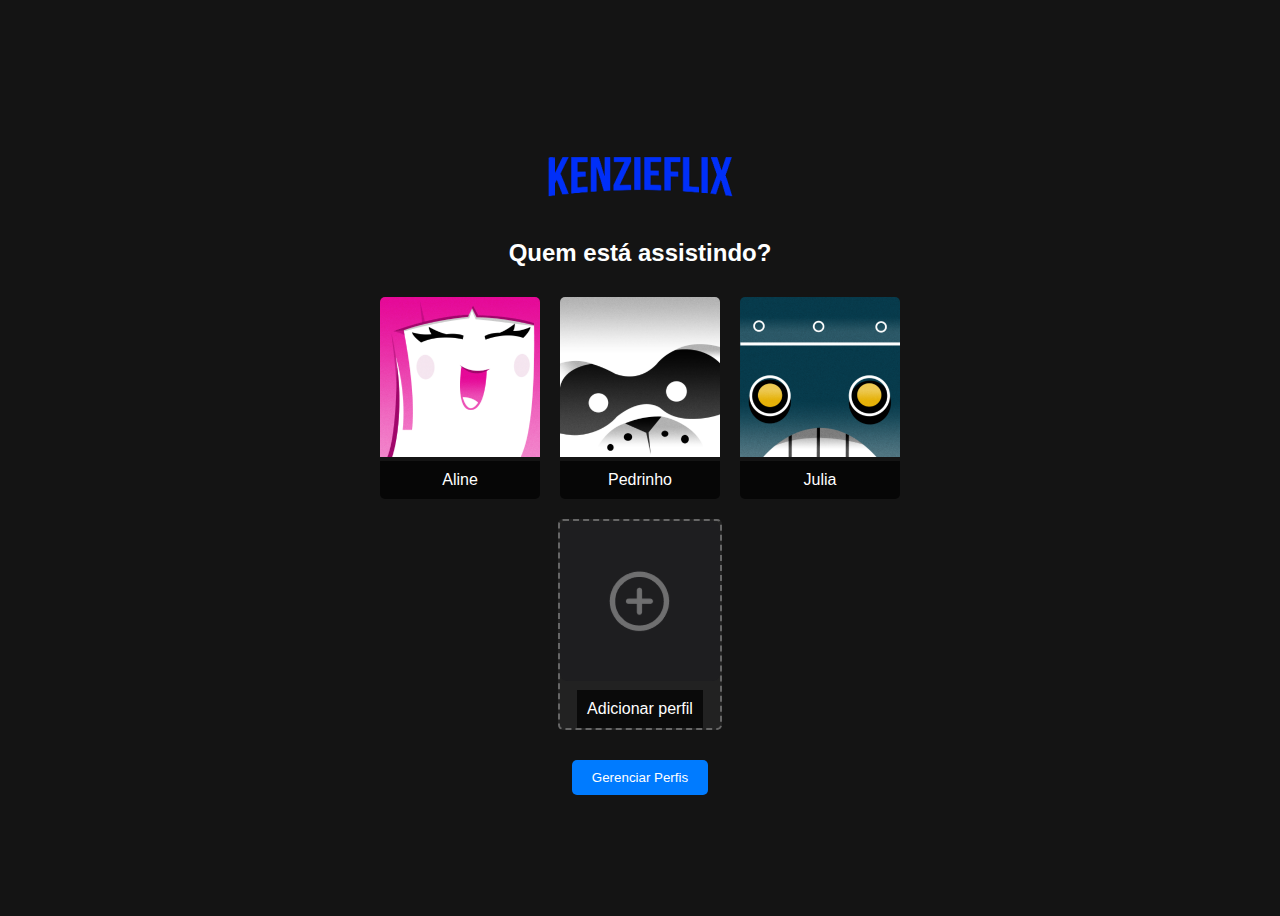
<file: CSS-Interface KenzieFlix/index.html>
<!DOCTYPE html>
<html lang="pt-br">
  <head>
    <meta charset="UTF-8" />
    <meta name="viewport" content="width=device-width, initial-scale=1.0" />
    <title>KenzieFlix</title>
    <link rel="stylesheet" href="style.css" />
  </head>
  <body>
    <div class="container">
      <h1><img src="./img/logo.png" alt="" /></h1>
      <h2>Quem está assistindo?</h2>
      <div class="user-profiles">
        <div class="user">
          <img src="./img/pink.png" alt="Aline" />
          <p>Aline</p>
        </div>
        <div class="user">
          <img src="./img/panda.png" alt="Pedrinho" />
          <p>Pedrinho</p>
        </div>
        <div class="user">
          <img src="./img/robot.png" alt="Julia" />
          <p>Julia</p>
        </div>
        <div class="user add-profile">
          <span><img src="./img/plus.png" alt="" /></span>
          <p>Adicionar perfil</p>
        </div>
      </div>
      <button class="manage-profiles">Gerenciar Perfis</button>
    </div>
  </body>
</html>
</file>
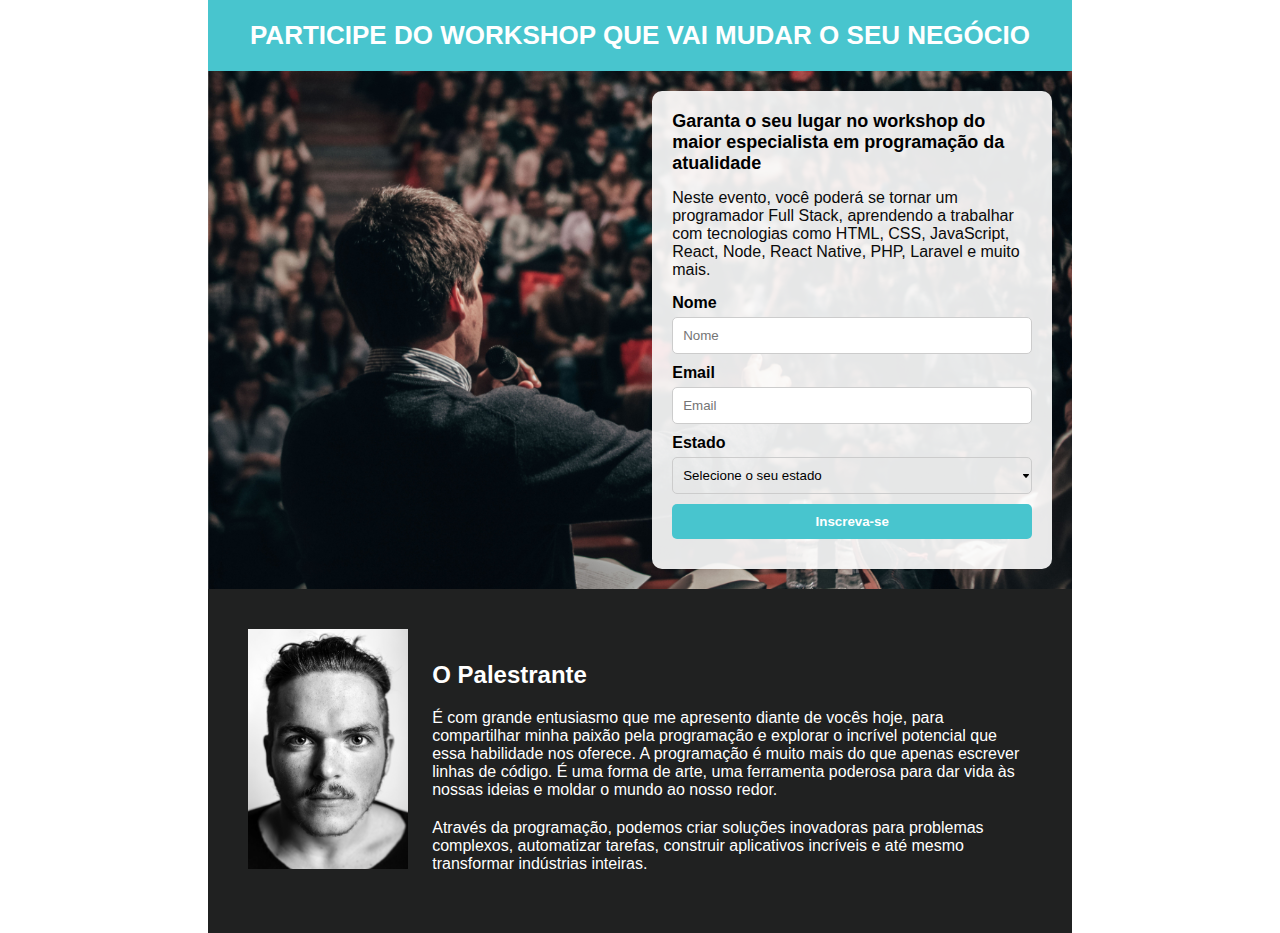
<file: Pagina De Captura/index.html>
<!DOCTYPE html>
<html lang="pt-br">
  <head>
    <meta charset="UTF-8" />
    <meta name="viewport" content="width=device-width, initial-scale=1.0" />
    <link rel="stylesheet" href="style.css" />
    <title>Workshop de Programação</title>
  </head>
  <body>
    <div class="container">
      <header>
        <h1 class="title">Participe do workshop que vai mudar o seu negócio</h1>
      </header>

      <section>
        <div class="form-container">
          <h2 class="mb">
            Garanta o seu lugar no workshop do maior especialista em programação
            da atualidade
          </h2>
          <p class="mb">
            Neste evento, você poderá se tornar um programador Full Stack,
            aprendendo a trabalhar com tecnologias como HTML, CSS, JavaScript,
            React, Node, React Native, PHP, Laravel e muito mais.
          </p>
          <form>
            <label for="name">Nome</label>
            <input type="text" id="name" placeholder="Nome" />
            <label for="email">Email</label>
            <input type="email" id="email" placeholder="Email" />
            <label for="place">Estado</label>
            <select id="place" name="place">
              <option value="">Selecione o seu estado</option>
              <option value="RJ">Rio de Janeiro</option>
              <option value="SP">São Paulo</option>
              <option value="MG">Minas Gerais</option>
            </select>
            <input type="submit" value="Inscreva-se" />
          </form>
        </div>
      </section>

      <footer>
        <img class="picture" src="images/images/face.jpg" alt="Palestrante" />
        <div class="description">
          <h3>O Palestrante</h3>
          <p>
            É com grande entusiasmo que me apresento diante de vocês hoje, para
            compartilhar minha paixão pela programação e explorar o incrível
            potencial que essa habilidade nos oferece. A programação é muito
            mais do que apenas escrever linhas de código. É uma forma de arte,
            uma ferramenta poderosa para dar vida às nossas ideias e moldar o
            mundo ao nosso redor.
          </p>
          <p>
            Através da programação, podemos criar soluções inovadoras para
            problemas complexos, automatizar tarefas, construir aplicativos
            incríveis e até mesmo transformar indústrias inteiras.
          </p>
        </div>
      </footer>
    </div>
  </body>
</html>
</file>
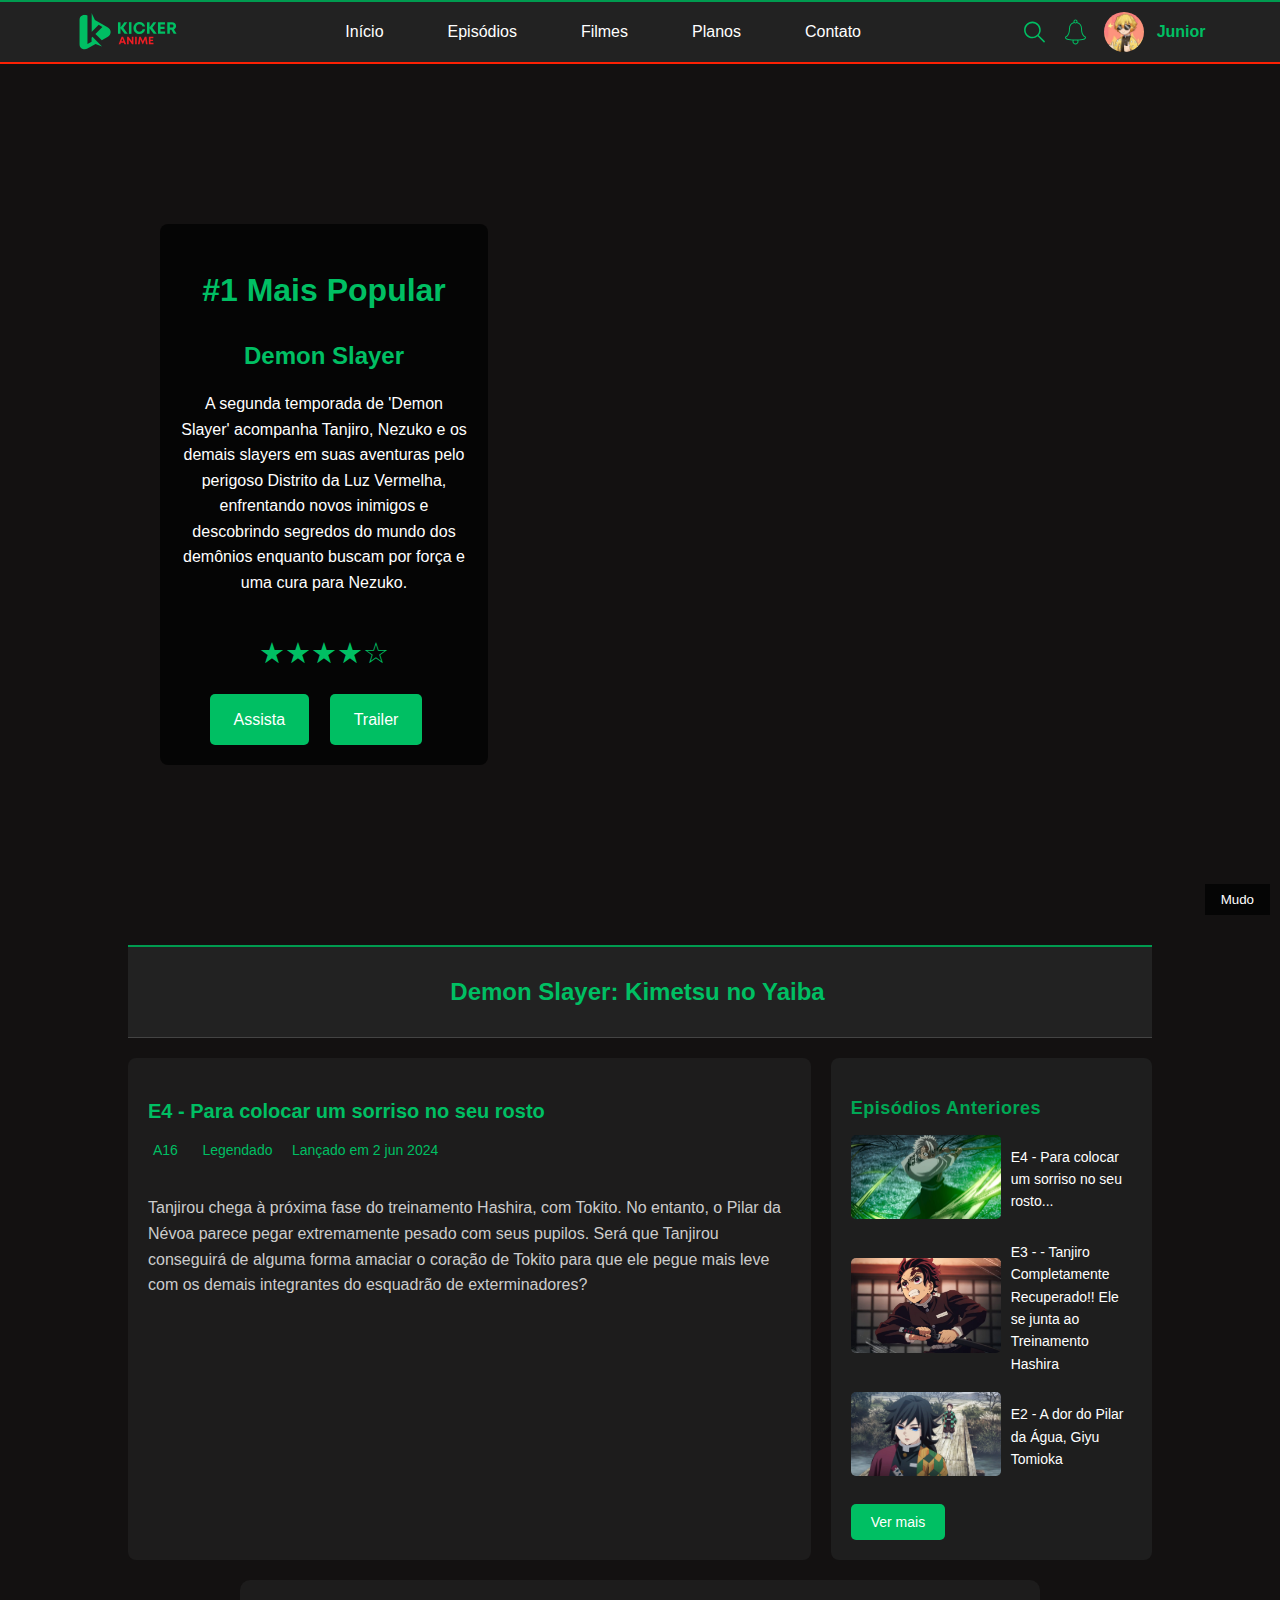
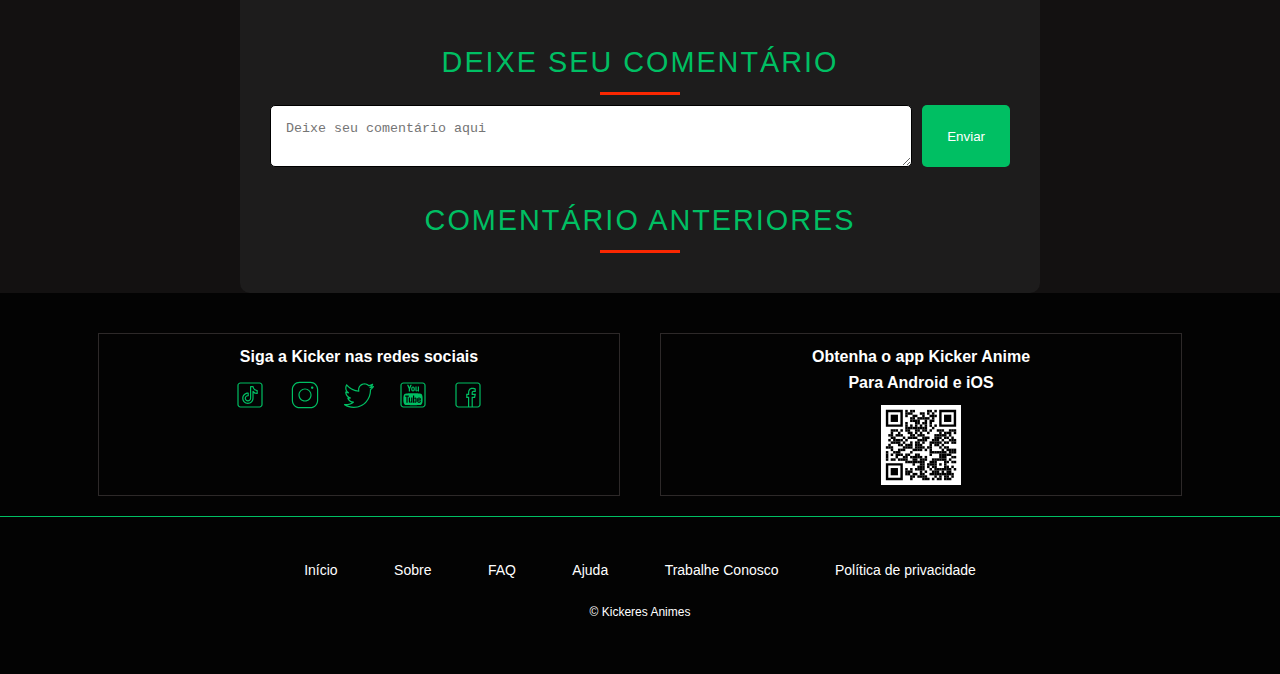
<file: 1 Desafio- Projeto Web/Streming/index.html>
<html lang="pt-BR">
  <head>
    <meta charset="UTF-8" />
    <meta name="viewport" content="width=device-width, initial-scale=1.0" />
    <title>Kicker Anime</title>
    <link rel="stylesheet" href="styles.css" />
  </head>
  <body>
    <header>
      <div class="logotipo"><img src="./img/Logo (3).svg" alt="" /></div>
      <nav>
        <ul>
          <li><a href="#">Início</a></li>
          <li><a href="#">Episódios</a></li>
          <li><a href="#">Filmes</a></li>
          <li><a href="#">Planos</a></li>
          <li><a href="#">Contato</a></li>
        </ul>
      </nav>

      <div class="perfil-usuario">
        <div class="opcoes-usuario">
          <a href="#"
            ><img id="lupa" src="./icons/icons8-pesquisar.svg" alt="Search"
          /></a>
          <a href="#"
            ><img
              id="notificacao"
              src="./icons/icons-lembrete.svg"
              alt="Notifications"
          /></a>
        </div>
        <img src="./img/Zenitsu.jpg" alt="Foto do Perfil" />
        <span id="nome-usuario">Junior</span>
      </div>
    </header>

    <main>
      <section class="banner">
        <video id="meuVideo" autoplay loop muted playsinline>
          <source src="" type="video/mp4" />
          Seu navegador não suporta o elemento de vídeo.
        </video>
        <div class="conteudo">
          <h1>#1 Mais Popular</h1>
          <h2>Demon Slayer</h2>
          <p>
            A segunda temporada de 'Demon Slayer' acompanha Tanjiro, Nezuko e os
            demais slayers em suas aventuras pelo perigoso Distrito da Luz
            Vermelha, enfrentando novos inimigos e descobrindo segredos do mundo
            dos demônios enquanto buscam por força e uma cura para Nezuko.
          </p>
          <div class="classificacao">
            <span>★★★★☆</span>
          </div>
          <div class="botoes">
            <a href="#" class="btn">Assista</a>
            <a href="#" class="btn">Trailer</a>
          </div>
        </div>
        <button id="btnAudio">Mudo</button>
      </section>

      <div class="pagina">
        <header class="cabecalho">
          <h1 class="titulo">Demon Slayer: Kimetsu no Yaiba</h1>
          <div class="avaliacao">
            <span class="nota"></span>
          </div>
        </header>
        <div class="principal">
          <main class="conteudo">
            <section class="episodio">
              <h2 class="episodio-titulo">
                E4 - Para colocar um sorriso no seu rosto
              </h2>
              <div class="episodio-info">
                <span class="classificacao">A16</span>
                <span class="legenda">Legendado</span>
                <span class="lancamento">Lançado em 2 jun 2024</span>
              </div>

              <p class="descricao">
                Tanjirou chega à próxima fase do treinamento Hashira, com
                Tokito. No entanto, o Pilar da Névoa parece pegar extremamente
                pesado com seus pupilos. Será que Tanjirou conseguirá de alguma
                forma amaciar o coração de Tokito para que ele pegue mais leve
                com os demais integrantes do esquadrão de exterminadores?
              </p>
            </section>
          </main>
          <aside class="lateral">
            <section class="episodios-anteriores">
              <h3>Episódios Anteriores</h3>
              <div class="episodio-anterior">
                <a href="#" class="link-episodio">
                  <img
                    src="./img/EP 4.jpg"
                    alt="E4 - Para colocar um sorriso no seu rosto..."
                    class="imagem-episodio"
                  />
                  <p class="titulo-episodio-anterior">
                    E4 - Para colocar um sorriso no seu rosto...
                  </p>
                </a>
                <a href="#" class="link-episodio">
                  <img
                    src="./img/EP 3.jpg"
                    alt="E3 - Tanjiro Completamente Recuperado!!"
                    class="imagem-episodio"
                  />
                  <p class="titulo-episodio-anterior">
                    E3 - - Tanjiro Completamente Recuperado!! Ele se junta ao
                    Treinamento Hashira
                  </p>
                </a>
                <a href="#" class="link-episodio">
                  <img
                    src="./img/E2.png"
                    alt="E2 - A dor do Pilar da Água, Giyu Tomioka"
                    class="imagem-episodio"
                  />
                  <p class="titulo-episodio-anterior">
                    E2 - A dor do Pilar da Água, Giyu Tomioka
                  </p>
                </a>
              </div>
              <button class="botao-ver-mais">Ver mais</button>
            </section>
          </aside>
        </div>
      </div>

      <section class="comentarios">
        <h3>Deixe seu comentário</h3>
        <div class="deixar-comentario">
          <textarea
            id="comentario"
            placeholder="Deixe seu comentário aqui"
          ></textarea>
          <button class="botao-enviar" onclick="adicionarComentario()">
            Enviar
          </button>
        </div>
        <h3>Comentário anteriores</h3>
        <div class="lista-comentarios" id="lista-comentarios">
          <!-- Os comentários serão inseridos aqui pelo JavaScript -->
        </div>
      </section>

      <footer>
        <div class="top-section">
          <div class="social-media">
            <p>Siga a Kicker nas redes sociais</p>
            <div class="icons">
              <a href="#"><img src="./icons/tik-tok.svg" alt="TikTok" /></a>
              <a href="#"
                ><img src="./icons/instagram.svg" alt="Instagram"
              /></a>
              <a href="#"><img src="./icons/twitter.svg" alt="Twitter" /></a>
              <a href="#"><img src="./icons/youtube.svg" alt="YouTube" /></a>
              <a href="#"><img src="./icons/facebook.svg" alt="Facebook" /></a>
            </div>
          </div>
          <div class="app-download">
            <p>Obtenha o app Kicker Anime</p>
            <p>Para Android e iOS</p>
            <div class="qr-code">
              <img src="./icons/QRCode.svg" alt="QR Code" />
            </div>
          </div>
        </div>
        <div class="bottom-section">
          <nav>
            <a href="#">Início</a>
            <a href="#">Sobre</a>
            <a href="#">FAQ</a>
            <a href="#">Ajuda</a>
            <a href="#">Trabalhe Conosco</a>
            <a href="#">Política de privacidade</a>
          </nav>
          <p class="copyright">© Kickeres Animes</p>
        </div>
      </footer>
    </main>
    <script src="script.js"></script>
  </body>
</html>
</file>
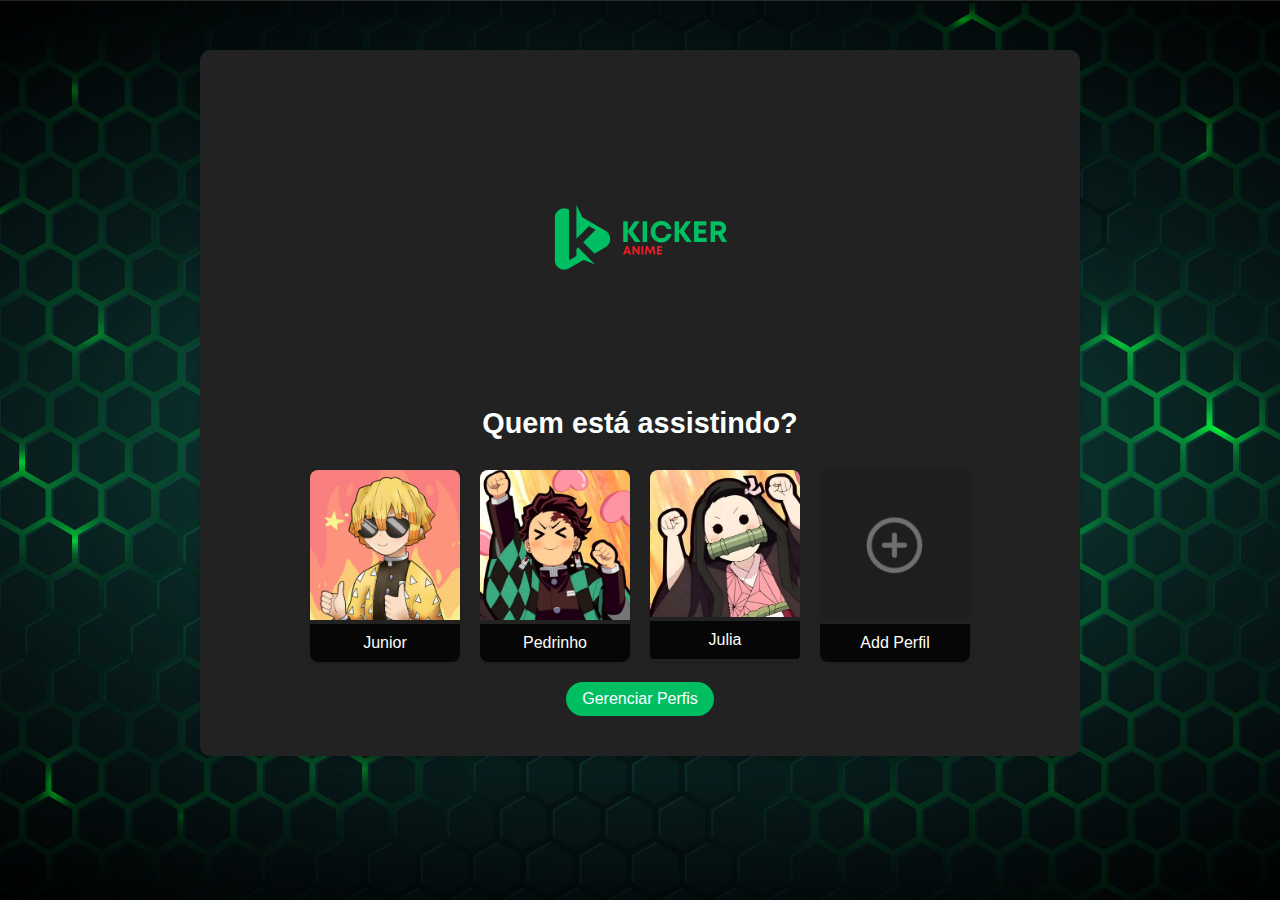
<file: Desafio_Projeto Web/Seleção de Usuarios/index.html>
<!DOCTYPE html>
<html lang="pt-br">
  <head>
    <meta charset="UTF-8" />
    <meta name="viewport" content="width=device-width, initial-scale=1.0" />
    <title>Kicker Animes</title>
    <link rel="icon" type="image/svg+xml" href="./img/favicon.svg.svg" />
    <link rel="stylesheet" href="style.css" />
  </head>
  <body>
    <div class="container">
      <h1><img class="logo" src="./img/LogoKicker.png " alt="" /></h1>
      <h2>Quem está assistindo?</h2>
      <div class="user-profiles">
        <div class="user">
          <a
            href="http://127.0.0.1:5500/Desafio-%20Projeto%20Web/Streming/index.html"
            ><img src="./img/Zenitsu.jpg" alt="Junior"
          /></a>
          <p>Junior</p>
        </div>
        <div class="user">
          <img src="./img/Tanjiro.jpg" alt="Pedrinho" />
          <p>Pedrinho</p>
        </div>
        <div class="user">
          <img src="./img/Nezuko.jpg" alt="Julia" />
          <p>Julia</p>
        </div>
        <div class="user">
          <span><img src="./img/plus.png" alt="" /></span>
          <p>Add Perfil</p>
        </div>
      </div>
      <button class="manage-profiles">Gerenciar Perfis</button>
    </div>
  </body>
</html>
</file>
<file: CSS-Interface KenzieFlix/style.css>
body {
  font-family: sans-serif;
  background-color: #141414;
  color: white;
  display: flex;
  justify-content: center;
  align-items: center;
  min-height: 100vh;
}

.container {
  text-align: center;
}

.user-profiles {
  display: flex;
  justify-content: center;
  flex-wrap: wrap; /* Permite quebrar a linha se necessário */
  max-width: 700px;
  margin: 20px auto;
}

.user {
  width: 160px;
  margin: 10px;
  border-radius: 5px;
  overflow: hidden;
  transition: transform 0.2s; /* Transição para o hover */
}

.user img {
  width: 100%;
  height: auto;
}

.user p {
  background-color: rgba(0, 0, 0, 0.7);
  padding: 10px;
  margin: 0;
}

.add-profile {
  background-color: #222;
  border: 2px dashed #666;
  display: flex;
  flex-direction: column;
  align-items: center;
  justify-content: center;
}

.add-profile span {
  font-size: 40px;
}

/* Efeitos de Hover */
.user:hover {
  transform: scale(1.05); /* Aumenta ligeiramente o tamanho */
  box-shadow: 0 0 10px rgba(255, 255, 255, 0.5); /* Adiciona sombra */
}

.manage-profiles {
  background-color: #007bff;
  color: white;
  border: none;
  padding: 10px 20px;
  border-radius: 5px;
  cursor: pointer;
  transition: background-color 0.2s;
}

.manage-profiles:hover {
  background-color: #0056b3;
}
</file>
<file: Pagina De Captura/style.css>
* {
  margin: 0;
  padding: 0;
  box-sizing: border-box;
}

body {
  font-family: Arial, Helvetica, sans-serif;
  background-color: white;
  color: black;
  display: flex;
  flex-direction: column;
  align-items: center;
  justify-content: center;
  min-height: 100vh;
}

.main-container {
  width: 100%;
  max-width: 1400px; /* Ajuste a largura máxima conforme necessário */
  margin: 0 auto;
  padding: 20px;
}

header {
  background-color: #48c5ce;
  text-align: center;
  padding: 20px;
  width: 100%;
}

h1 {
  text-transform: uppercase;
}

.title {
  font-size: 26px;
  color: white;
}

section {
  background-image: url("./images/images/people.jpg");
  background-size: cover;
  background-position: center;
  width: 100%;
  display: flex;
  align-items: center;
  justify-content: flex-end;
  padding: 20px;
  color: rgb(10, 10, 10);
}

.form-container {
  max-width: 400px;
  background-color: rgba(255, 255, 255, 0.9);
  padding: 20px;
  border-radius: 10px;
}

h2 {
  font-size: 18px;
  color: black;
}

.mb {
  margin-bottom: 15px;
}

label {
  display: block;
  margin-bottom: 5px;
  font-weight: bold;
  color: black;
}

input,
select {
  width: 100%;
  padding: 10px;
  border: 1px solid #ccc;
  margin-bottom: 10px;
  border-radius: 5px;
}

input[type="submit"] {
  color: white;
  background-color: #48c5ce;
  font-weight: bold;
  cursor: pointer;
  border-radius: 5px;
  border: none;
}

select {
  appearance: none;
  background: url("./images/images/arrow.jpg") no-repeat right center;
  background-size: 10px;
}

.picture {
  width: 160px;
}

footer {
  background-color: #202121;
  padding: 40px;
  text-align: center;
  width: 100%;
}

.description {
  color: white;
  display: inline-block;
  max-width: 600px;
  margin-left: 20px;
  text-align: left;
}

.description p,
.description h3 {
  margin-bottom: 20px;
}

.description h3 {
  font-size: 24px;
}

/* Media Queries para responsividade */
@media (max-width: 1200px) {
  .main-container {
    padding: 10px;
  }

  .form-container {
    max-width: 350px;
  }
}

@media (max-width: 768px) {
  section {
    flex-direction: column;
    align-items: center;
  }

  .form-container {
    margin-top: 20px;
    max-width: 100%;
  }

  .description {
    max-width: 100%;
    margin-left: 0;
  }

  .picture {
    width: 120px;
  }
}

@media (max-width: 480px) {
  .title {
    font-size: 22px;
  }

  h2 {
    font-size: 16px;
  }

  .form-container {
    padding: 15px;
  }

  input,
  select {
    padding: 8px;
  }

  input[type="submit"] {
    padding: 10px;
  }
}
</file>
<file: 1 Desafio- Projeto Web/Streming/styles.css>
/* Geral */
body {
  font-family: "Segoe UI", Tahoma, Geneva, Verdana, sans-serif;
  margin: 0;
  line-height: 1.6;
  background-color: #f4f4f4;
  color: #333;
  background-color: #131111;
}

/* Header */
header {
  background-color: #222;
  border-top: #009b50 2px solid;
  border-bottom: #fc2104 2px solid;
  color: #00bf63;
  padding: 10px; /* Aumenta o padding para melhor espaçamento */
  display: flex;
  justify-content: space-around;
  align-items: center;
}

.logotipo {
  font-size: 2rem; /* Aumenta o tamanho da fonte para mais destaque */
  font-weight: bold;
}

nav ul {
  list-style: none;
  margin: 0;
  padding: 0;
  display: flex;
  align-items: center; /* Alinha os itens do menu verticalmente */
}

nav li {
  margin: 0 1rem; /* Ajusta o espaçamento entre os itens do menu */
}

nav a {
  color: white;
  text-decoration: none;
  font-weight: 500;
  transition: color 0.3s ease;
  padding: 0.5rem 1rem; /* Adiciona padding aos links para melhor interação */
  border-radius: 5px; /* Adiciona bordas arredondadas aos links */
}

nav a:hover {
  background-color: #333; /* Adiciona um fundo sutil ao passar o mouse */
  color: #e50914;
}

.opcoes-usuario {
  display: flex;
  align-items: left;
}

#lupa {
  width: 25px;
  margin-right: 1rem;
  cursor: pointer; /* Adiciona um cursor de ponteiro para indicar que é clicável */
}

#notificacao {
  width: 25px;
  margin-right: 1rem;
  cursor: pointer; /* Adiciona um cursor de ponteiro para indicar que é clicável */
}

.opcoes-usuario img {
  width: 28px;
  margin-right: 1rem;
  cursor: pointer; /* Adiciona um cursor de ponteiro para indicar que é clicável */
}

.perfil-usuario {
  display: flex;
  align-items: center;
}

.perfil-usuario img {
  width: 40px;
  height: 40px;
  cursor: pointer;
  border-radius: 50%;
  margin-right: 0.8rem;
}

.perfil-usuario span {
  font-weight: bold;
}

/* Banner Principal */
.banner {
  background-image: url("https://youtu.be/7w5Vfjozzb8");
  background-size: cover;
  background-position: center;
  color: white;
  text-align: center;
  padding: 5rem 0;
  position: relative;
}

.banner {
  position: relative; /* Para posicionar o vídeo e o conteúdo */
  overflow: hidden; /* Esconde o excesso do vídeo que pode ultrapassar o banner */
  padding: 10rem;
}

.banner video {
  position: absolute;
  top: 0;
  left: 0;
  width: 100%;
  height: 100%;
  object-fit: cover; /* Cobre todo o banner, ajustando o vídeo proporcionalmente */
  z-index: -1; /* Coloca o vídeo atrás do conteúdo */
}

.banner .conteudo {
  position: relative;
  z-index: 1; /* Garante que o conteúdo fique acima do vídeo */
  background-color: rgba(0, 0, 0, 0.7);
}

.banner .miniatura {
  /* Remove a miniatura antiga */
  display: none;
}

/* Botão de áudio */
.banner button {
  position: absolute;
  bottom: 10px;
  right: 10px;
  background-color: rgba(0, 0, 0, 0.7);
  color: white;
  border: none;
  padding: 0.5rem 1rem;
  cursor: pointer;
}

.banner::before {
  content: "";
  position: absolute;
  top: 0;
  left: 0;
  width: 100%;
  height: 100%;
}

.conteudo {
  position: relative;
  z-index: 1;
}

.banner h1,
.banner h2 {
  margin-bottom: 1rem;
  color: #00bf63;
}

.banner p {
  max-width: 600px;
  margin: 0 auto 2rem;
}

.classificacao {
  font-size: 1.8rem;
  margin-bottom: 1rem;
  color: #00bf63;
}

/* Botões */
.btn {
  display: inline-block;
  background-color: #00bf63;
  color: white;
  padding: 0.8rem 1.5rem;
  text-decoration: none;
  border-radius: 5px;
  margin-right: 1rem;
}

.pagina {
  width: 80%;
  margin: 0 auto;
  padding: 20px;
}

.cabecalho {
  display: flex;
  justify-content: center;
  align-items: center;
  border-bottom: 1px solid #444;
  padding-bottom: 10px;
  margin-bottom: 20px;
}

.titulo {
  font-size: 24px;
  text-align: center;
}

.nota,
.votos {
  margin-left: 5px;
}

.principal {
  display: flex;
}

.conteudo {
  background-color: #1d1c1c;
  width: 30%;
  padding: 20px;
  border-radius: 8px;
  flex: 2;
}

.episodio {
  margin-bottom: 40px;
}

.episodio-titulo {
  font-size: 20px;
  margin-bottom: 10px;
  color: #00bf63;
}

.episodio-info span {
  display: inline-block;
  margin-right: 10px;
  font-size: 14px;
  color: #00bf63;
}

.classificacao {
  padding: 2px 5px;
  border-radius: 3px;
}

.legenda,
.lancamento {
  margin-left: 5px;
}

.descricao {
  font-size: 16px;
  color: #ccc;
}

.lateral {
  flex: 1;
  margin-left: 20px;
}

.episodios-anteriores {
  background-color: #1e1e1e;
  padding: 20px;
  border-radius: 8px;
}

.episodios-anteriores h3 {
  font-family: "Arial", sans-serif;
  font-size: 18px;
  margin-bottom: 10px;
  color: #00a855;
  letter-spacing: 0.5px;
  line-height: 1.4;
  text-decoration: none;
}

.episodio-anterior {
  margin-bottom: 20px;
}

.link-episodio:hover {
  transform: scale(1.05);
  box-shadow: 0 4px 8px rgba(255, 255, 255, 0.2);
}

.link-episodio {
  text-decoration: none;
  color: #fff;
  display: flex;
  align-items: center;
  cursor: pointer;
}

.imagem-episodio {
  width: 150px;
  height: auto;
  margin-bottom: 5px;
  margin-right: 10px;
  border-radius: 5px;
  object-fit: cover;
}

.titulo-episodio-anterior {
  font-size: 14px;
}

.botao-ver-mais {
  background-color: #00bf63;
  color: white;
  border: none;
  padding: 10px 20px;
  font-size: 14px;
  border-radius: 5px;
  cursor: pointer;
  transition: background-color 0.3s;
}

.botao-ver-mais:hover {
  background-color: #009c52;
}

.botao-ver-mais:active {
  background-color: #007940;
}

/* FeedBack */

/* Estilos para a seção de comentários */
.comentarios {
  max-width: 800px;
  margin: 0px 240px;
  padding: 30px;
  border-radius: 10px;
  background-color: #1d1c1c;
}

.comentarios h3 {
  color: #333; /* Cor de texto escura */
  margin-bottom: 20px;
}

/* Estilos para o formulário de comentário */
.deixar-comentario {
  display: flex;
  margin-bottom: 30px;
}

#comentario {
  flex-grow: 1;
  padding: 15px;
  border: 1px solid #000000;
  border-radius: 5px;
  resize: vertical;
}

.botao-enviar {
  background-color: #00bf63;
  color: white;
  padding: 15px 25px;
  border: none;
  border-radius: 5px;
  cursor: pointer;
  margin-left: 10px;
}

/* Estilos para o título "Comentários Anteriores" */
.comentarios h3 {
  font-size: 1.8rem;
  font-weight: 500;
  color: #00bf63;
  margin-bottom: 20px;
  text-align: center;
  text-transform: uppercase;
  letter-spacing: 2px;
  position: relative;
}

.comentarios h3::before {
  content: ""; /* Cria um pseudo-elemento antes do título */
  display: block;
  width: 80px;
  height: 3px;
  background-color: #fa2701;
  position: absolute;
  bottom: -10px;
  left: 50%;
  transform: translateX(-50%);
}

/* Estilos para a lista de comentários */
.lista-comentarios {
  display: grid;
  grid-template-columns: repeat(auto-fit, minmax(280px, 1fr));
  gap: 20px;
}

/* Estilos para o container das ações */
.acoes-comentario {
  display: flex;
  justify-content: space-between;
  align-items: center;
  margin-top: 10px;
}

/* Estilos para os botões */
.acoes-comentario button {
  background-color: #444;
  border: none;
  padding: 5px 10px;
  cursor: pointer;
  font-size: 0.9rem;
  border-radius: 5px;
  transition: background-color 0.3s ease, color 0.3s ease;
}

.acoes-comentario button:hover {
  background-color: #c48686;
}

/* Estilos específicos para botão apagar */

.botao-apagar {
  color: #eeecec;
}

/* Estilos para o nome do usuário */
.lista-comentarios .nome-usuario {
  font-weight: bold;
  color: #333;
  margin-right: 10px;
}

/* Estilos para o tempo do comentário */
.lista-comentarios .tempo-comentario {
  font-size: 0.9em;
  color: #777;
}

/* footer */

footer {
  background-color: #030303;
  color: white;
  padding: 20px 0;
  text-align: center;
}

.top-section {
  display: flex;
  justify-content: center;
  padding: 20px 0;

  border-bottom: 1px solid #00bf63;
}

.social-media,
.app-download {
  flex: 1;
  max-width: 500px;
  margin: 0 20px;
  border: 1px solid rgba(87, 79, 79, 0.5);
  padding: 10px;
}

.social-media p,
.app-download p {
  margin: 0;
  padding: 0;
  font-weight: bold;
}

.social-media .icons {
  margin-top: 10px;
}

.social-media .icons img {
  width: 30px;
  height: 30px;
  margin: 0 5px;
}

.social-media .icons a {
  display: inline-block;
  margin: 0 5px;
}

.app-download .qr-code {
  margin-top: 10px;
}

.app-download .qr-code img {
  width: 80px;
  height: auto;
}

.bottom-section {
  padding: 20px 0;
}

footer nav {
  margin: 20px 0;
}

footer nav a {
  color: white;
  text-decoration: none;
  margin: 0 10px;
  font-size: 14px;
}

footer nav a:hover {
  text-decoration: underline;
}

footer .copyright {
  font-size: 12px;
}
</file>
<file: Desafio_Projeto Web/Seleção de Usuarios/style.css>
/* Estilos gerais */
body {
  font-family: "Roboto", sans-serif;
  display: flex;
  flex-direction: column;
  align-items: center;
  min-height: 100vh;
  margin: 0;
  background-image: url("./img/Background.jpeg");
  background-repeat: no-repeat;
  background-size: cover;
  background-position: center;
  background-attachment: fixed;
}

/* Container principal */
.container {
  background-color: #222;
  padding: 40px;
  border-radius: 10px;
  box-shadow: 0 4px 8px rgba(0, 0, 0, 0.2);
  max-width: 800px;
  width: 90%;
  margin-top: 50px;
  display: flex;
  flex-direction: column;
  align-items: center;
}

/* Logo */
.logo {
  max-width: 250px;
  margin-bottom: 50px;
  display: block;
  margin: 0px;
}

/* Título da seção */
h2 {
  color: #fcfffd;
  margin-bottom: 30px;
  font-size: 1.8rem;
  text-align: center;
}

/* Perfis de usuário */
.user-profiles {
  display: flex;
  justify-content: center;
  flex-wrap: wrap;
  gap: 20px;
}

.user {
  width: 150px;
  border-radius: 8px;
  overflow: hidden;
  transition: transform 0.3s ease;
  box-shadow: 0 2px 5px rgba(0, 0, 0, 0.1);
  text-align: center;
}

.user img {
  width: 100%;
  height: auto;
}

.user p {
  background-color: rgba(0, 0, 0, 0.8);
  color: #fff;
  padding: 10px;
  margin: 0;
  font-size: 1rem;
}

/* Efeitos de Hover */
.user:hover {
  transform: scale(1.05);
  box-shadow: 0 4px 8px rgba(255, 255, 255, 0.2);
}
/* Botão */
.manage-profiles {
  background-color: #00bf63;
  color: #fff;
  border: none;
  padding: 8px 16px;
  border-radius: 20px;
  cursor: pointer;
  font-size: 1rem;
  margin-top: 20px;
  transition: opacity 0.3s ease;
}

.manage-profiles:hover {
  background-color: #00bf63;
  box-shadow: 0 4px 8px rgba(0, 0, 0, 0.2);
}

/* Responsividade */
@media (max-width: 768px) {
  .container {
    padding: 20px; /* Reduz o padding em telas menores */
  }

  .user {
    width: 120px; /* Reduz o tamanho dos perfis */
  }
}
</file>
